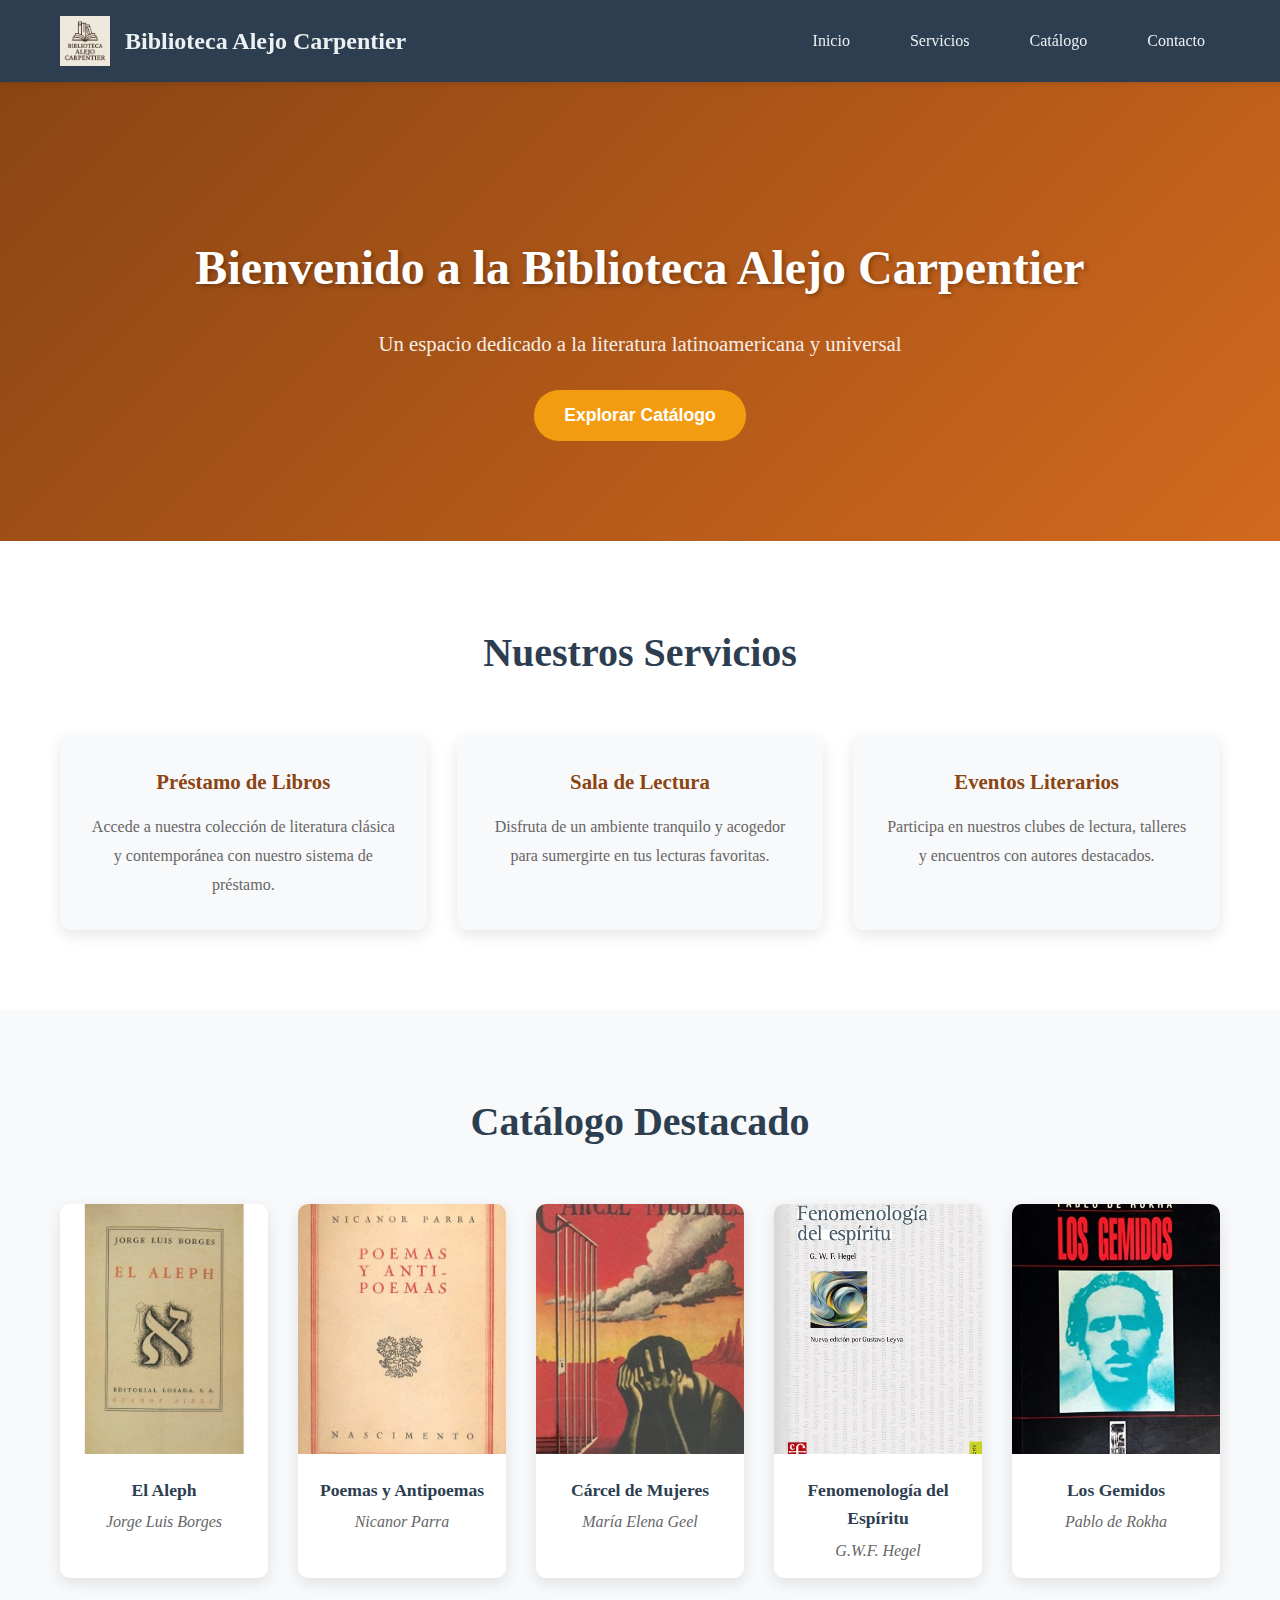
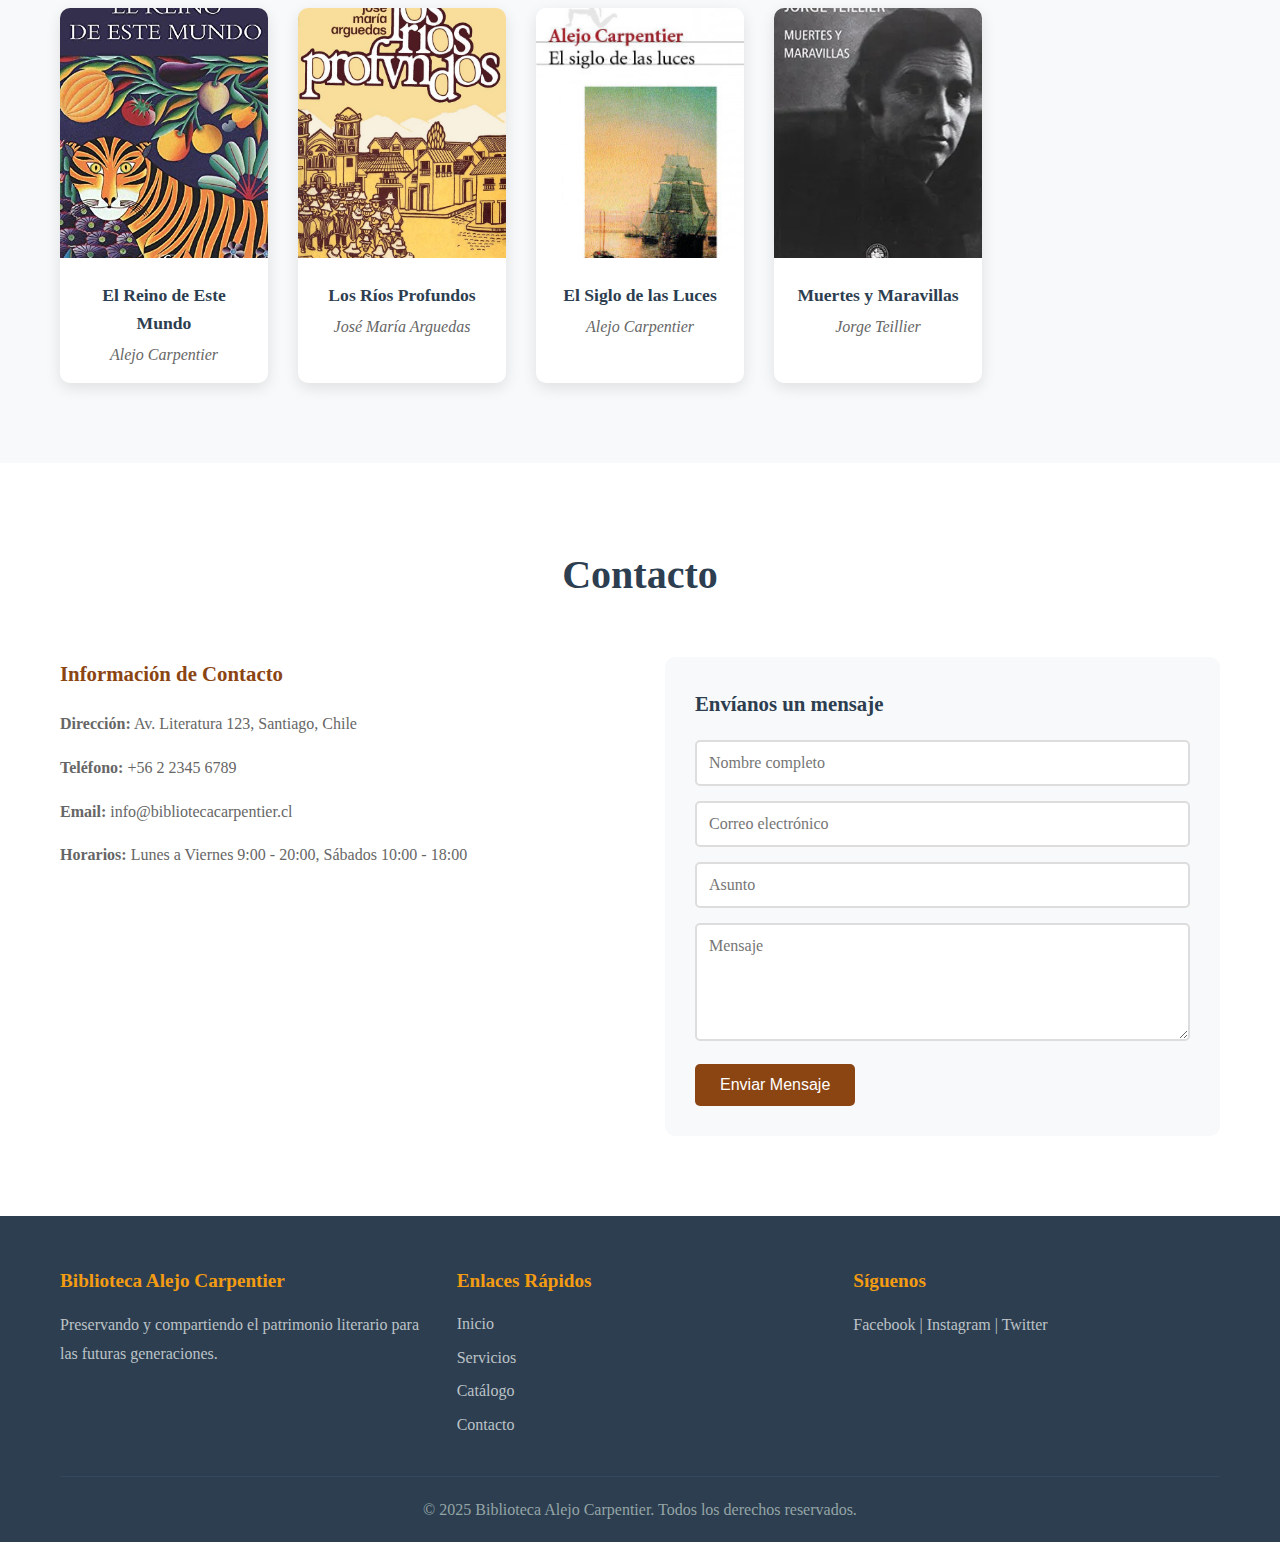
<file: index.html>
<!DOCTYPE html>
<html lang="es">
<head>
    <meta charset="UTF-8">
    <meta name="viewport" content="width=device-width, initial-scale=1.0">
    <link rel="icon" href="img/favicon.ico" type="image/x-icon">
    <title>Biblioteca Alejo Carpentier</title>
    <link rel="stylesheet" href="css/estilos.css">
</head>
<body>
    <!-- Header con logo y navegación -->
    <header class="header">
        <div class="container">
            <div class="logo">
                <img src="img/logo.png" alt="Logo Biblioteca Alejo Carpentier">
                <h1>Biblioteca Alejo Carpentier</h1>
            </div>
            <nav class="nav">
                <ul>
                    <li><a href="#inicio">Inicio</a></li>
                    <li><a href="#servicios">Servicios</a></li>
                    <li><a href="#catalogo">Catálogo</a></li>
                    <li><a href="#contacto">Contacto</a></li>
                </ul>
            </nav>
        </div>
    </header>

    <!-- Banner principal -->
    <section id="inicio" class="hero">
        <div class="hero-content">
            <h2>Bienvenido a la Biblioteca Alejo Carpentier</h2>
            <p>Un espacio dedicado a la literatura latinoamericana y universal</p>
            <button class="cta-button">Explorar Catálogo</button>
        </div>
    </section>

    <!-- Sección de servicios/descripción -->
    <section id="servicios" class="services">
        <div class="container">
            <h2>Nuestros Servicios</h2>
            <div class="services-grid">
                <div class="service-card">
                    <h3>Préstamo de Libros</h3>
                    <p>Accede a nuestra colección de literatura clásica y contemporánea con nuestro sistema de préstamo.</p>
                </div>
                <div class="service-card">
                    <h3>Sala de Lectura</h3>
                    <p>Disfruta de un ambiente tranquilo y acogedor para sumergirte en tus lecturas favoritas.</p>
                </div>
                <div class="service-card">
                    <h3>Eventos Literarios</h3>
                    <p>Participa en nuestros clubes de lectura, talleres y encuentros con autores destacados.</p>
                </div>
            </div>
        </div>
    </section>

    <!-- Catálogo de libros -->
    <section id="catalogo" class="catalog">
        <div class="container">
            <h2>Catálogo Destacado</h2>
            <div class="books-grid">
                <div class="book-card">
                    <img src="img/aleph.jpg" alt="El Aleph - Jorge Luis Borges">
                    <h3>El Aleph</h3>
                    <p>Jorge Luis Borges</p>
                </div>
                <div class="book-card">
                    <img src="img/anti.jpg" alt="Poemas y Antipoemas - Nicanor Parra">
                    <h3>Poemas y Antipoemas</h3>
                    <p>Nicanor Parra</p>
                </div>
                <div class="book-card">
                    <img src="img/carcel.jpg" alt="Cárcel de Mujeres - María Elena Geel">
                    <h3>Cárcel de Mujeres</h3>
                    <p>María Elena Geel</p>
                </div>
                <div class="book-card">
                    <img src="img/feno.jpg" alt="Fenomenología del Espíritu - Hegel">
                    <h3>Fenomenología del Espíritu</h3>
                    <p>G.W.F. Hegel</p>
                </div>
                <div class="book-card">
                    <img src="img/Gemidos.jpg" alt="Los Gemidos - Pablo de Rokha">
                    <h3>Los Gemidos</h3>
                    <p>Pablo de Rokha</p>
                </div>
                <div class="book-card">
                    <img src="img/reino.jpg" alt="El Reino de Este Mundo - Alejo Carpentier">
                    <h3>El Reino de Este Mundo</h3>
                    <p>Alejo Carpentier</p>
                </div>
                <div class="book-card">
                    <img src="img/ríos.jpg" alt="Los Ríos Profundos - José María Arguedas">
                    <h3>Los Ríos Profundos</h3>
                    <p>José María Arguedas</p>
                </div>
                <div class="book-card">
                    <img src="img/siglo.jpg" alt="El Siglo de las Luces - Alejo Carpentier">
                    <h3>El Siglo de las Luces</h3>
                    <p>Alejo Carpentier</p>
                </div>
                <div class="book-card">
                    <img src="img/teillier.jpg" alt="Muertes y Maravillas - Jorge Teillier">
                    <h3>Muertes y Maravillas</h3>
                    <p>Jorge Teillier</p>
                </div>
            </div>
        </div>
    </section>

    <!-- Sección de contacto -->
    <section id="contacto" class="contact">
        <div class="container">
            <h2>Contacto</h2>
            <div class="contact-content">
                <div class="contact-info">
                    <h3>Información de Contacto</h3>
                    <p><strong>Dirección:</strong> Av. Literatura 123, Santiago, Chile</p>
                    <p><strong>Teléfono:</strong> +56 2 2345 6789</p>
                    <p><strong>Email:</strong> info@bibliotecacarpentier.cl</p>
                    <p><strong>Horarios:</strong> Lunes a Viernes 9:00 - 20:00, Sábados 10:00 - 18:00</p>
                </div>
                <form class="contact-form">
                    <h3>Envíanos un mensaje</h3>
                    <input type="text" placeholder="Nombre completo" required>
                    <input type="email" placeholder="Correo electrónico" required>
                    <input type="text" placeholder="Asunto" required>
                    <textarea placeholder="Mensaje" rows="5" required></textarea>
                    <button type="submit">Enviar Mensaje</button>
                </form>
            </div>
        </div>
    </section>

    <!-- Footer -->
    <footer class="footer">
        <div class="container">
            <div class="footer-content">
                <div class="footer-section">
                    <h3>Biblioteca Alejo Carpentier</h3>
                    <p>Preservando y compartiendo el patrimonio literario para las futuras generaciones.</p>
                </div>
                <div class="footer-section">
                    <h3>Enlaces Rápidos</h3>
                    <ul>
                        <li><a href="#inicio">Inicio</a></li>
                        <li><a href="#servicios">Servicios</a></li>
                        <li><a href="#catalogo">Catálogo</a></li>
                        <li><a href="#contacto">Contacto</a></li>
                    </ul>
                </div>
                <div class="footer-section">
                    <h3>Síguenos</h3>
                    <p>Facebook | Instagram | Twitter</p>
                </div>
            </div>
            <div class="footer-bottom">
                <p>&copy; 2025 Biblioteca Alejo Carpentier. Todos los derechos reservados.</p>
            </div>
        </div>
    </footer>
</body>
</html>
</file>
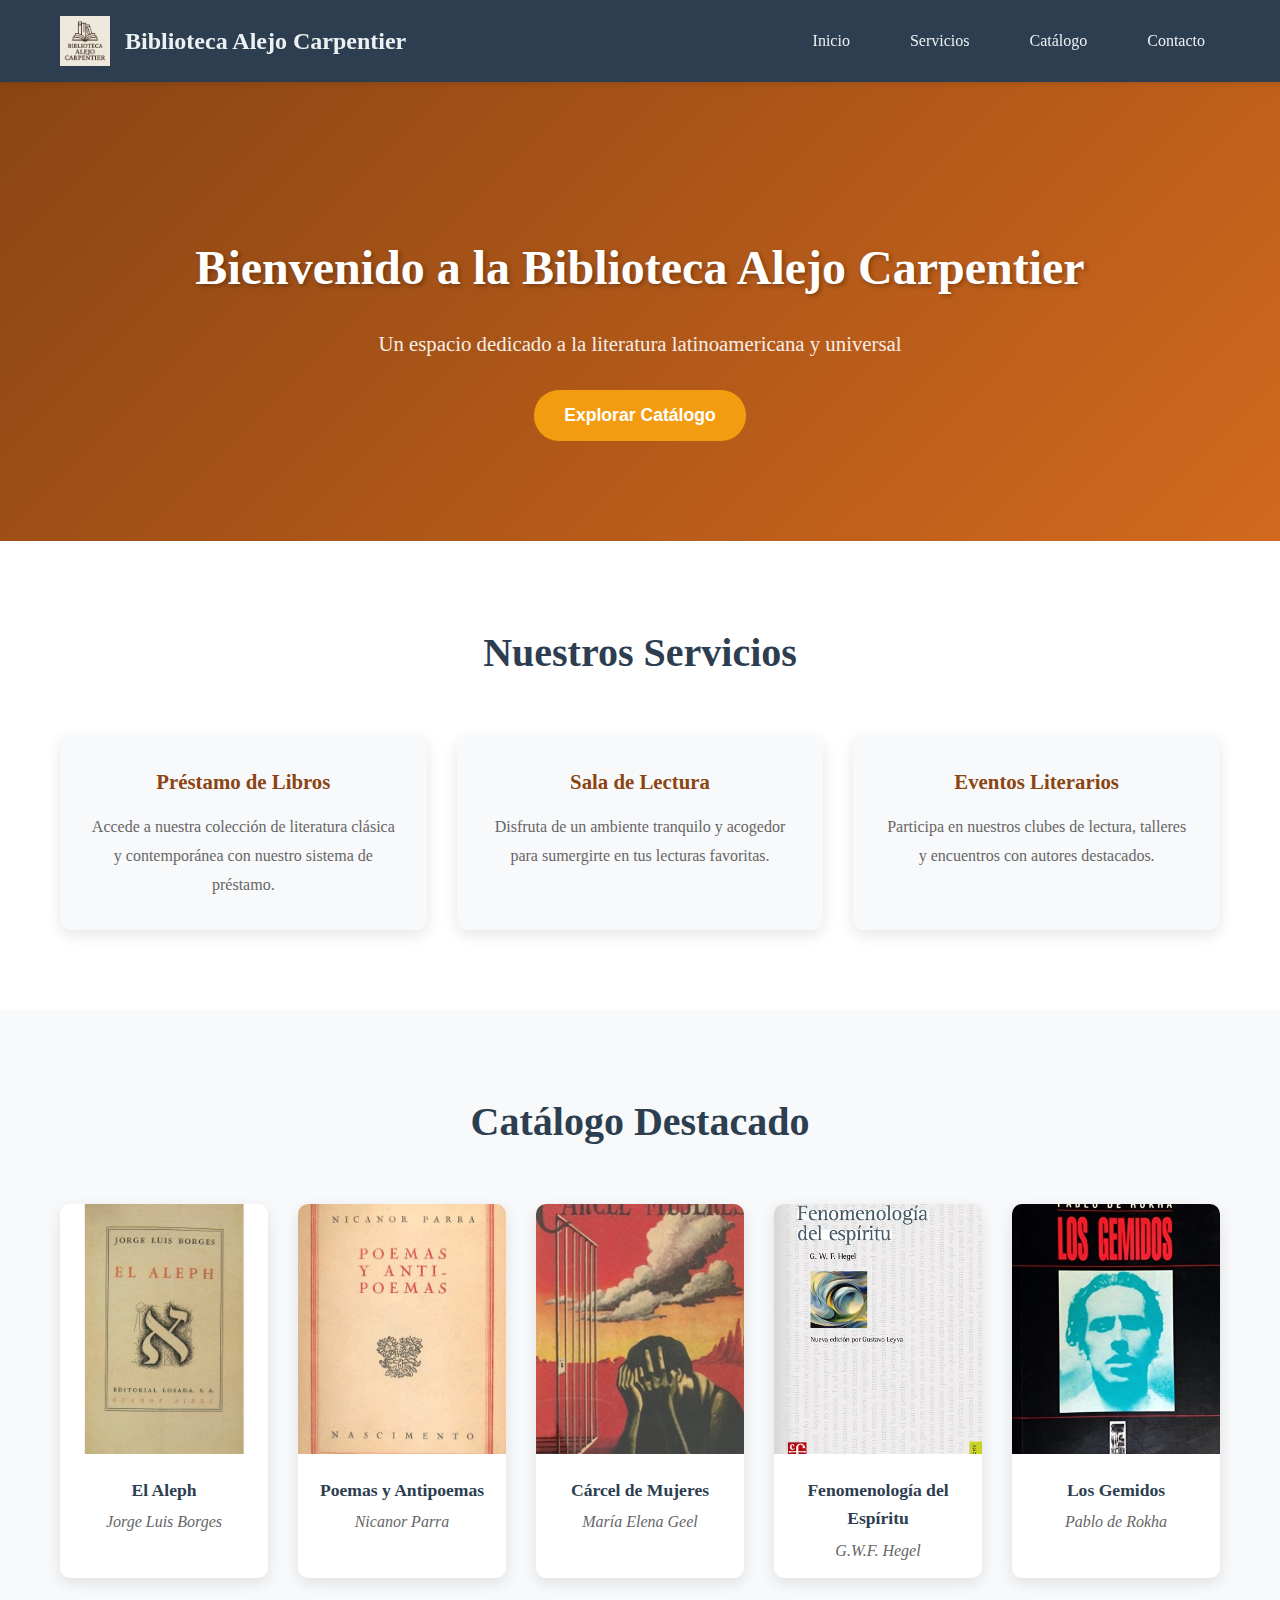
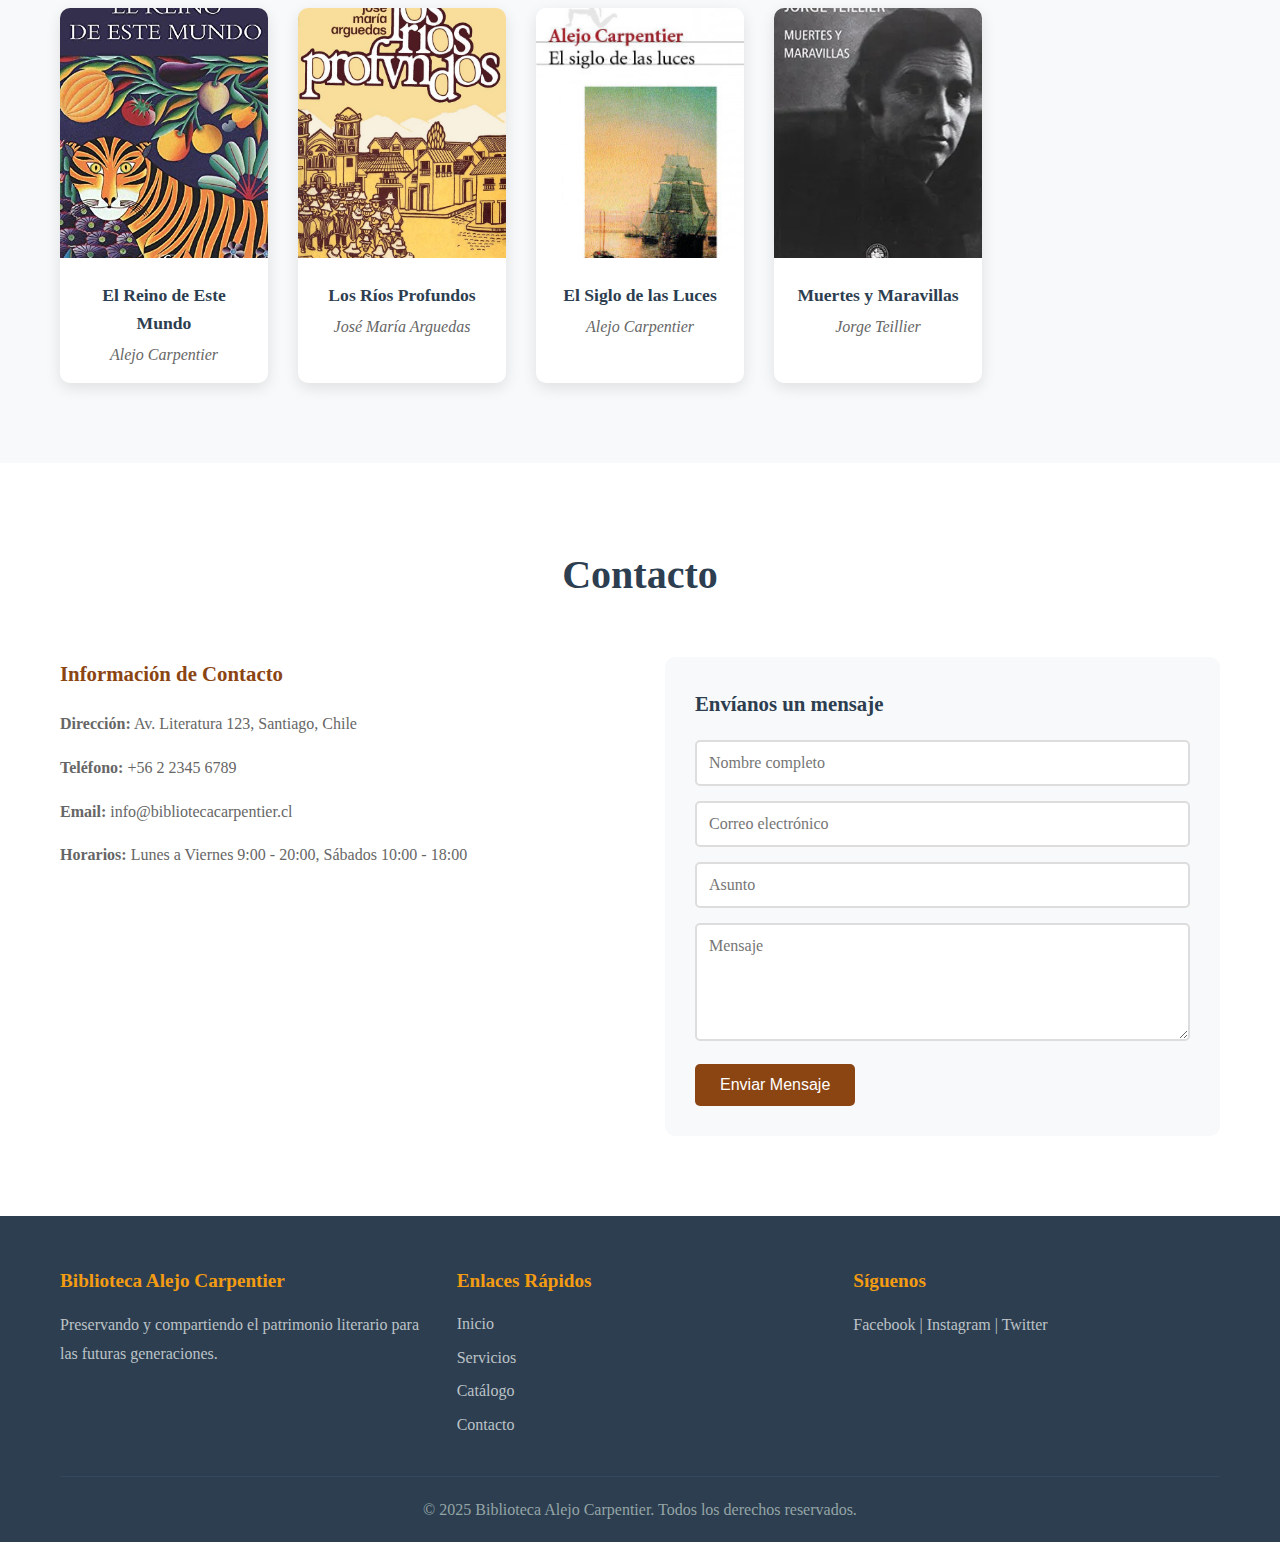
<file: docs/index.html>
<!DOCTYPE html>
<html lang="es">
<head>
    <meta charset="UTF-8">
    <meta name="viewport" content="width=device-width, initial-scale=1.0">
    <link rel="icon" href="../img/favicon.ico" type="image/x-icon">
    <title>Biblioteca Alejo Carpentier</title>
    <link rel="stylesheet" href="../css/estilos.css">
</head>
<body>
    <!-- Header con logo y navegación -->
    <header class="header">
        <div class="container">
            <div class="logo">
                <img src="../img/logo.png" alt="Logo Biblioteca Alejo Carpentier">
                <h1>Biblioteca Alejo Carpentier</h1>
            </div>
            <nav class="nav">
                <ul>
                    <li><a href="#inicio">Inicio</a></li>
                    <li><a href="#servicios">Servicios</a></li>
                    <li><a href="#catalogo">Catálogo</a></li>
                    <li><a href="#contacto">Contacto</a></li>
                </ul>
            </nav>
        </div>
    </header>

    <!-- Banner principal -->
    <section id="inicio" class="hero">
        <div class="hero-content">
            <h2>Bienvenido a la Biblioteca Alejo Carpentier</h2>
            <p>Un espacio dedicado a la literatura latinoamericana y universal</p>
            <button class="cta-button">Explorar Catálogo</button>
        </div>
    </section>

    <!-- Sección de servicios/descripción -->
    <section id="servicios" class="services">
        <div class="container">
            <h2>Nuestros Servicios</h2>
            <div class="services-grid">
                <div class="service-card">
                    <h3>Préstamo de Libros</h3>
                    <p>Accede a nuestra colección de literatura clásica y contemporánea con nuestro sistema de préstamo.</p>
                </div>
                <div class="service-card">
                    <h3>Sala de Lectura</h3>
                    <p>Disfruta de un ambiente tranquilo y acogedor para sumergirte en tus lecturas favoritas.</p>
                </div>
                <div class="service-card">
                    <h3>Eventos Literarios</h3>
                    <p>Participa en nuestros clubes de lectura, talleres y encuentros con autores destacados.</p>
                </div>
            </div>
        </div>
    </section>

    <!-- Catálogo de libros -->
    <section id="catalogo" class="catalog">
        <div class="container">
            <h2>Catálogo Destacado</h2>
            <div class="books-grid">
                <div class="book-card">
                    <img src="../img/aleph.jpg" alt="El Aleph - Jorge Luis Borges">
                    <h3>El Aleph</h3>
                    <p>Jorge Luis Borges</p>
                </div>
                <div class="book-card">
                    <img src="../img/anti.jpg" alt="Poemas y Antipoemas - Nicanor Parra">
                    <h3>Poemas y Antipoemas</h3>
                    <p>Nicanor Parra</p>
                </div>
                <div class="book-card">
                    <img src="../img/carcel.jpg" alt="Cárcel de Mujeres - María Elena Geel">
                    <h3>Cárcel de Mujeres</h3>
                    <p>María Elena Geel</p>
                </div>
                <div class="book-card">
                    <img src="../img/feno.jpg" alt="Fenomenología del Espíritu - Hegel">
                    <h3>Fenomenología del Espíritu</h3>
                    <p>G.W.F. Hegel</p>
                </div>
                <div class="book-card">
                    <img src="../img/Gemidos.jpg" alt="Los Gemidos - Pablo de Rokha">
                    <h3>Los Gemidos</h3>
                    <p>Pablo de Rokha</p>
                </div>
                <div class="book-card">
                    <img src="../img/reino.jpg" alt="El Reino de Este Mundo - Alejo Carpentier">
                    <h3>El Reino de Este Mundo</h3>
                    <p>Alejo Carpentier</p>
                </div>
                <div class="book-card">
                    <img src="../img/ríos.jpg" alt="Los Ríos Profundos - José María Arguedas">
                    <h3>Los Ríos Profundos</h3>
                    <p>José María Arguedas</p>
                </div>
                <div class="book-card">
                    <img src="../img/siglo.jpg" alt="El Siglo de las Luces - Alejo Carpentier">
                    <h3>El Siglo de las Luces</h3>
                    <p>Alejo Carpentier</p>
                </div>
                <div class="book-card">
                    <img src="../img/teillier.jpg" alt="Muertes y Maravillas - Jorge Teillier">
                    <h3>Muertes y Maravillas</h3>
                    <p>Jorge Teillier</p>
                </div>
            </div>
        </div>
    </section>

    <!-- Sección de contacto -->
    <section id="contacto" class="contact">
        <div class="container">
            <h2>Contacto</h2>
            <div class="contact-content">
                <div class="contact-info">
                    <h3>Información de Contacto</h3>
                    <p><strong>Dirección:</strong> Av. Literatura 123, Santiago, Chile</p>
                    <p><strong>Teléfono:</strong> +56 2 2345 6789</p>
                    <p><strong>Email:</strong> info@bibliotecacarpentier.cl</p>
                    <p><strong>Horarios:</strong> Lunes a Viernes 9:00 - 20:00, Sábados 10:00 - 18:00</p>
                </div>
                <form class="contact-form">
                    <h3>Envíanos un mensaje</h3>
                    <input type="text" placeholder="Nombre completo" required>
                    <input type="email" placeholder="Correo electrónico" required>
                    <input type="text" placeholder="Asunto" required>
                    <textarea placeholder="Mensaje" rows="5" required></textarea>
                    <button type="submit">Enviar Mensaje</button>
                </form>
            </div>
        </div>
    </section>

    <!-- Footer -->
    <footer class="footer">
        <div class="container">
            <div class="footer-content">
                <div class="footer-section">
                    <h3>Biblioteca Alejo Carpentier</h3>
                    <p>Preservando y compartiendo el patrimonio literario para las futuras generaciones.</p>
                </div>
                <div class="footer-section">
                    <h3>Enlaces Rápidos</h3>
                    <ul>
                        <li><a href="#inicio">Inicio</a></li>
                        <li><a href="#servicios">Servicios</a></li>
                        <li><a href="#catalogo">Catálogo</a></li>
                        <li><a href="#contacto">Contacto</a></li>
                    </ul>
                </div>
                <div class="footer-section">
                    <h3>Síguenos</h3>
                    <p>Facebook | Instagram | Twitter</p>
                </div>
            </div>
            <div class="footer-bottom">
                <p>&copy; 2025 Biblioteca Alejo Carpentier. Todos los derechos reservados.</p>
            </div>
        </div>
    </footer>
</body>
</html>
</file>
<file: css/estilos.css>
/* Reset y configuración básica */
* {
    margin: 0;
    padding: 0;
    box-sizing: border-box;
}

body {
    font-family: 'Georgia', serif;
    line-height: 1.6;
    color: #333;
    background-color: #fafafa;
}

.container {
    max-width: 1200px;
    margin: 0 auto;
    padding: 0 20px;
}

/* Header */
.header {
    background-color: #2c3e50;
    color: white;
    padding: 1rem 0;
    box-shadow: 0 2px 5px rgba(0,0,0,0.1);
    position: fixed;
    width: 100%;
    top: 0;
    z-index: 1000;
}

.header .container {
    display: flex;
    justify-content: space-between;
    align-items: center;
}

.logo {
    display: flex;
    align-items: center;
    gap: 15px;
}

.logo img {
    height: 50px;
    width: auto;
}

.logo h1 {
    font-size: 1.5rem;
    font-weight: bold;
    color: #ecf0f1;
}

.nav ul {
    display: flex;
    list-style: none;
    gap: 30px;
}

.nav a {
    color: #ecf0f1;
    text-decoration: none;
    font-weight: 500;
    padding: 10px 15px;
    border-radius: 5px;
    transition: background-color 0.3s ease;
}

.nav a:hover {
    background-color: #34495e;
    color: #f39c12;
}

/* Hero Section */
.hero {
    background: linear-gradient(135deg, #8b4513 0%, #d2691e 100%);
    color: white;
    text-align: center;
    padding: 150px 0 100px;
    margin-top: 80px;
}

.hero-content h2 {
    font-size: 3rem;
    margin-bottom: 20px;
    text-shadow: 2px 2px 4px rgba(0,0,0,0.3);
}

.hero-content p {
    font-size: 1.3rem;
    margin-bottom: 30px;
    opacity: 0.9;
}

.cta-button {
    background-color: #f39c12;
    color: white;
    padding: 15px 30px;
    border: none;
    border-radius: 25px;
    font-size: 1.1rem;
    font-weight: bold;
    cursor: pointer;
    transition: all 0.3s ease;
}

.cta-button:hover {
    background-color: #e67e22;
    transform: translateY(-2px);
    box-shadow: 0 5px 15px rgba(0,0,0,0.2);
}

/* Services Section */
.services {
    padding: 80px 0;
    background-color: white;
}

.services h2 {
    text-align: center;
    font-size: 2.5rem;
    margin-bottom: 50px;
    color: #2c3e50;
}

.services-grid {
    display: grid;
    grid-template-columns: repeat(auto-fit, minmax(300px, 1fr));
    gap: 30px;
    margin-top: 40px;
}

.service-card {
    background-color: #f8f9fa;
    padding: 30px;
    border-radius: 10px;
    text-align: center;
    box-shadow: 0 5px 15px rgba(0,0,0,0.1);
    transition: transform 0.3s ease;
}

.service-card:hover {
    transform: translateY(-5px);
}

.service-card h3 {
    color: #8b4513;
    margin-bottom: 15px;
    font-size: 1.3rem;
}

.service-card p {
    color: #666;
    line-height: 1.8;
}

/* Catalog Section */
.catalog {
    padding: 80px 0;
    background-color: #f8f9fa;
}

.catalog h2 {
    text-align: center;
    font-size: 2.5rem;
    margin-bottom: 50px;
    color: #2c3e50;
}

.books-grid {
    display: grid;
    grid-template-columns: repeat(auto-fill, minmax(200px, 1fr));
    gap: 30px;
    margin-top: 40px;
}

.book-card {
    background-color: white;
    border-radius: 10px;
    overflow: hidden;
    box-shadow: 0 5px 15px rgba(0,0,0,0.1);
    transition: transform 0.3s ease;
    text-align: center;
}

.book-card:hover {
    transform: translateY(-5px);
}

.book-card img {
    width: 100%;
    height: 250px;
    object-fit: cover;
}

.book-card h3 {
    color: #2c3e50;
    margin: 15px 0 5px;
    font-size: 1.1rem;
    padding: 0 15px;
}

.book-card p {
    color: #666;
    margin-bottom: 15px;
    font-style: italic;
    padding: 0 15px;
}

/* Contact Section */
.contact {
    padding: 80px 0;
    background-color: white;
}

.contact h2 {
    text-align: center;
    font-size: 2.5rem;
    margin-bottom: 50px;
    color: #2c3e50;
}

.contact-content {
    display: grid;
    grid-template-columns: 1fr 1fr;
    gap: 50px;
    margin-top: 40px;
}

.contact-info h3 {
    color: #8b4513;
    margin-bottom: 20px;
    font-size: 1.3rem;
}

.contact-info p {
    margin-bottom: 15px;
    color: #666;
    line-height: 1.8;
}

.contact-form {
    background-color: #f8f9fa;
    padding: 30px;
    border-radius: 10px;
}

.contact-form h3 {
    color: #2c3e50;
    margin-bottom: 20px;
    font-size: 1.3rem;
}

.contact-form input,
.contact-form textarea {
    width: 100%;
    padding: 12px;
    margin-bottom: 15px;
    border: 2px solid #ddd;
    border-radius: 5px;
    font-family: inherit;
    font-size: 1rem;
}

.contact-form input:focus,
.contact-form textarea:focus {
    outline: none;
    border-color: #f39c12;
}

.contact-form button {
    background-color: #8b4513;
    color: white;
    padding: 12px 25px;
    border: none;
    border-radius: 5px;
    font-size: 1rem;
    cursor: pointer;
    transition: background-color 0.3s ease;
}

.contact-form button:hover {
    background-color: #a0522d;
}

/* Footer */
.footer {
    background-color: #2c3e50;
    color: white;
    padding: 50px 0 20px;
}

.footer-content {
    display: grid;
    grid-template-columns: repeat(auto-fit, minmax(250px, 1fr));
    gap: 30px;
    margin-bottom: 30px;
}

.footer-section h3 {
    color: #f39c12;
    margin-bottom: 15px;
    font-size: 1.2rem;
}

.footer-section p {
    color: #bdc3c7;
    line-height: 1.8;
}

.footer-section ul {
    list-style: none;
}

.footer-section ul li {
    margin-bottom: 8px;
}

.footer-section ul li a {
    color: #bdc3c7;
    text-decoration: none;
    transition: color 0.3s ease;
}

.footer-section ul li a:hover {
    color: #f39c12;
}

.footer-bottom {
    border-top: 1px solid #34495e;
    padding-top: 20px;
    text-align: center;
    color: #95a5a6;
}

/* Responsive Design */
@media (max-width: 768px) {
    .header .container {
        flex-direction: column;
        gap: 20px;
    }
    
    .nav ul {
        gap: 15px;
    }
    
    .hero-content h2 {
        font-size: 2rem;
    }
    
    .hero-content p {
        font-size: 1.1rem;
    }
    
    .contact-content {
        grid-template-columns: 1fr;
        gap: 30px;
    }
    
    .books-grid {
        grid-template-columns: repeat(auto-fit, minmax(150px, 1fr));
        gap: 20px;
    }
    
    .services-grid {
        grid-template-columns: 1fr;
    }
}

@media (max-width: 480px) {
    .hero {
        padding: 120px 0 60px;
    }
    
    .hero-content h2 {
        font-size: 1.8rem;
    }
    
    .services, .catalog, .contact {
        padding: 60px 0;
    }
    
    .books-grid {
        grid-template-columns: repeat(auto-fit, minmax(120px, 1fr));
    }
}

/* Animaciones y efectos adicionales */
@keyframes fadeInUp {
    from {
        opacity: 0;
        transform: translateY(30px);
    }
    to {
        opacity: 1;
        transform: translateY(0);
    }
}

.book-card, .service-card {
    animation: fadeInUp 0.6s ease-out;
}

/* Scroll suave */
html {
    scroll-behavior: smooth;
}
</file>
